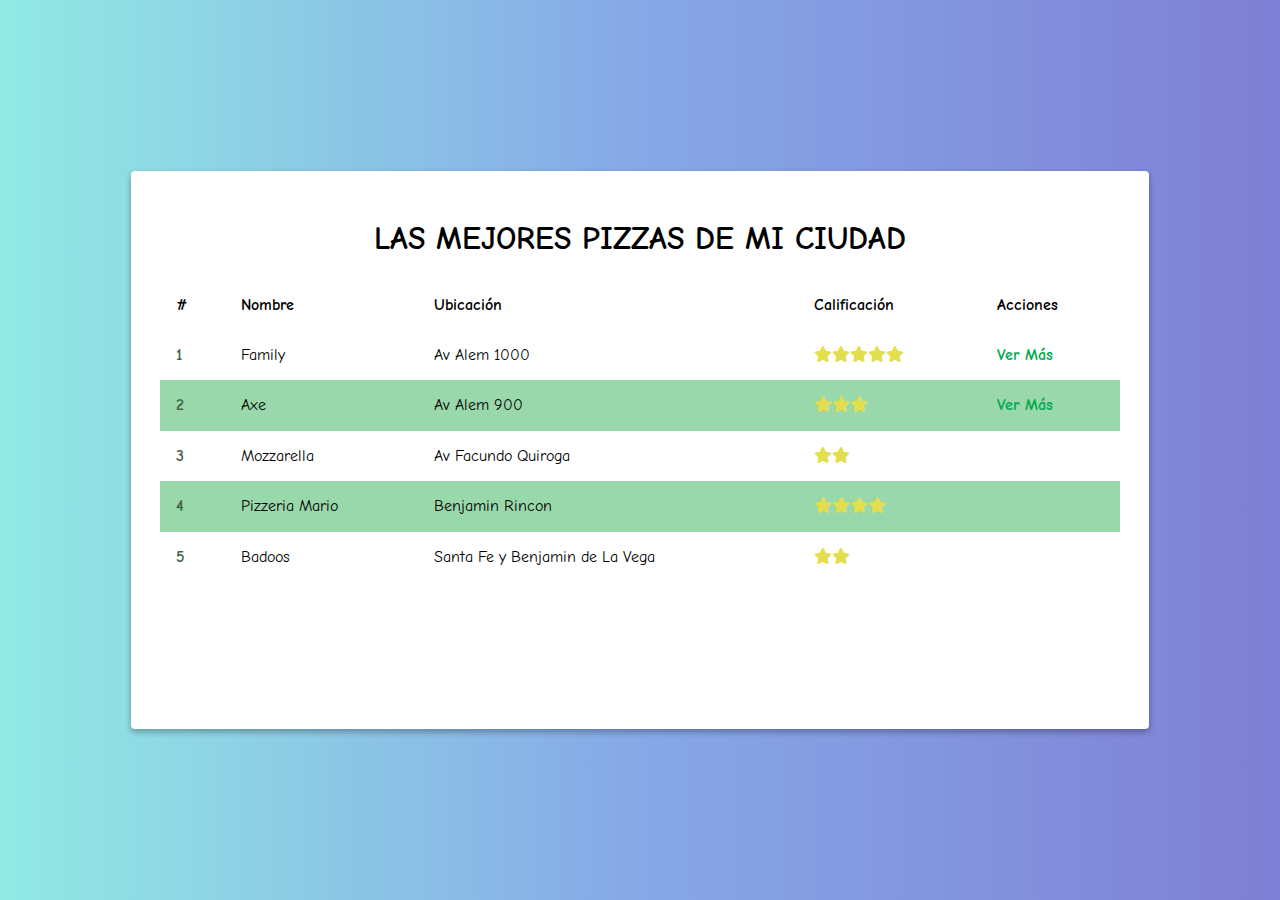
<file: boletines/index.html>
<!--Comentarios-->
<!DOCTYPE html>
<html lang="en">
<head>
    <meta charset="UTF-8">
    <meta http-equiv="X-UA-Compatible" content="IE=edge">
    <meta name="viewport" content="width=device-width, initial-scale=1.0">
    <title>Las Mejores Pizzas de mi Ciudad</title>
    <link rel="preconnect" href="https://fonts.googleapis.com">
    <link rel="preconnect" href="https://fonts.gstatic.com" crossorigin>
    <link href="https://fonts.googleapis.com/css2?family=Comic+Neue:wght@300;400&display=swap" rel="stylesheet">
    <link href="./assets/css/normalize.css" rel="stylesheet">
    <link href="./assets/css/main.css" rel="stylesheet">
    <link href="./Font-awesome/css/fontawesome.min.css" rel="stylesheet">
    <link href="./Font-awesome/css/all.min.css" rel="stylesheet">
    <link rel="stylesheet" href="https://cdnjs.cloudflare.com/ajax/libs/animate.css/4.1.1/animate.min.css"/>
</head>
<body>
   <div class="container">
        <div class="content animate__animated animate__fadeInDown">
            <header>
                <h1 class="title">Las Mejores Pizzas de mi Ciudad</h1>
            </header>
            <table class="table">
                <thead>
                    <th>#</th>
                    <th>Nombre</th>
                    <th>Ubicación</th>
                    <th>Calificación</th>
                    <th>Acciones</th>
                </thead>
                <tbody>
                    <tr>
                        <td>1</td>
                        <td>Family</td>
                        <td>Av Alem 1000</td>
                        <td><i class="fa-solid fa-star"></i><i class="fa-solid fa-star"></i><i class="fa-solid fa-star"></i><i class="fa-solid fa-star"></i><i class="fa-solid fa-star"></i></td>
                        <td>
                            <a href="./Restaurante/Family.html">Ver Más</a>
                        </td>
                    </tr>
                    <tr>
                        <td>2</td>
                        <td>Axe</td>
                        <td>Av Alem 900</td>
                        <td><i class="fa-solid fa-star"></i><i class="fa-solid fa-star"></i><i class="fa-solid fa-star"></i><i class="fa-solid fa-star-o"></i><i class="fa-solid fa-star-o"></i></td>
                        <td>
                            <a href="./Restaurante/Family.html">Ver Más</a>
                        </td>
                    </tr>
                    <tr>
                        <td>3</td>
                        <td>Mozzarella</td>
                        <td>Av Facundo Quiroga</td>
                        <td><i class="fa-solid fa-star"></i><i class="fa-solid fa-star"></i><i class="fa-solid fa-star-o"></i><i class="fa-solid fa-star-o"></i><i class="fa-solid fa-star-o"></i></td>
                        <td></td>
                    </tr>
                    <tr>
                        <td>4</td>
                        <td>Pizzeria Mario</td>
                        <td>Benjamin Rincon</td>
                        <td><i class="fa-solid fa-star"></i><i class="fa-solid fa-star"></i><i class="fa-solid fa-star"></i><i class="fa-solid fa-star"></i><i class="fa-solid fa-star-o"></i></td>
                        <td></td>
                    </tr>
                    <tr>
                        <td>5</td>
                        <td>Badoos</td>
                        <td>Santa Fe y Benjamin de La Vega</td>
                        <td><i class="fa-solid fa-star"></i><i class="fa-solid fa-star"></i><i class="fa-solid fa-star-o"></i><i class="fa-solid fa-star-o"></i><i class="fa solid fa-star-o"></i></td>
                        <td></td>
                    </tr>
                </tbody>
            </table>
        </div>
   </div>
   <script src="./JavaScript/main.js"></script>
</body>
</html>
</file>
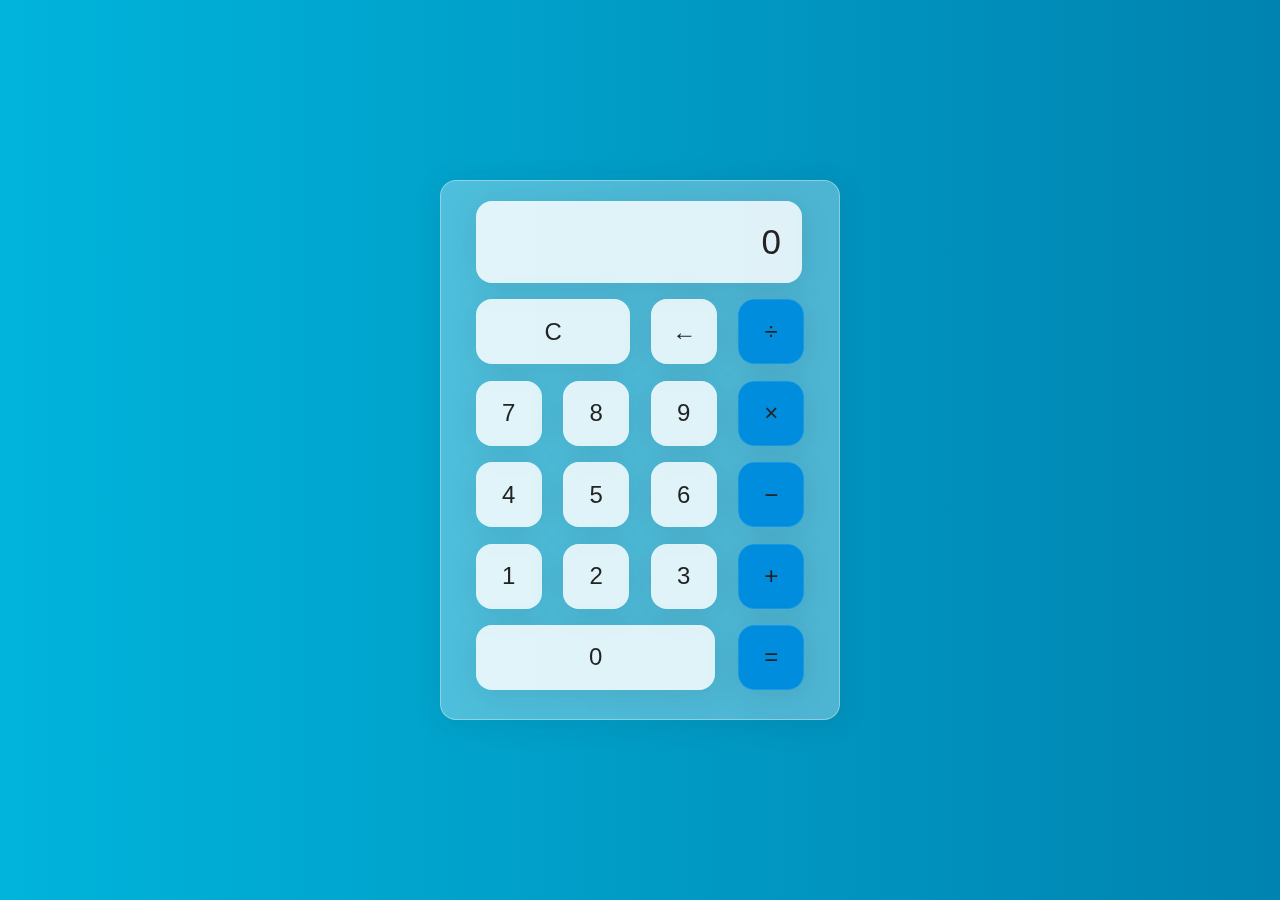
<file: Calculadora/index.html>
<!DOCTYPE html>
<html lang="en">
<head>
    <meta charset="UTF-8">
    <meta http-equiv="X-UA-Compatible" content="IE=edge">
    <meta name="viewport" content="width=device-width, initial-scale=1.0">
    <link rel="stylesheet" href="style.css">
    <title>Calculador | AsmrProg </title>
</head>
<body>

    <div class="wrapper">
        <section class="screen">
            0
        </section>

        <section class="calc-buttons">
            <div class="calc-button-row">
                <button class="calc-button double">
                    C
                </button>
                <button class="calc-button">
                    &larr;
                </button>
                <button class="calc-button">
                    &divide;
                </button>
            </div>

            <div class="calc-button-row">
                <button class="calc-button">
                    7
                </button>
                <button class="calc-button">
                    8
                </button>
                <button class="calc-button">
                    9
                </button>
                <button class="calc-button">
                    &times;
                </button>
            </div>

            <div class="calc-button-row">
                <button class="calc-button">
                    4
                </button>
                <button class="calc-button">
                    5
                </button>
                <button class="calc-button">
                    6
                </button>
                <button class="calc-button">
                    &minus;
                </button>
            </div>

            <div class="calc-button-row">
                <button class="calc-button">
                    1
                </button>
                <button class="calc-button">
                    2
                </button>
                <button class="calc-button">
                    3
                </button>
                <button class="calc-button">
                    &plus;
                </button>
            </div>

            <div class="calc-button-row">
                <button class="calc-button triple">
                    0
                </button>
                <button class="calc-button">
                    &equals;
                </button>

            </div>

        </section>
    </div>
    





    <script src="script.js"></script>
</body>
</html>
</file>
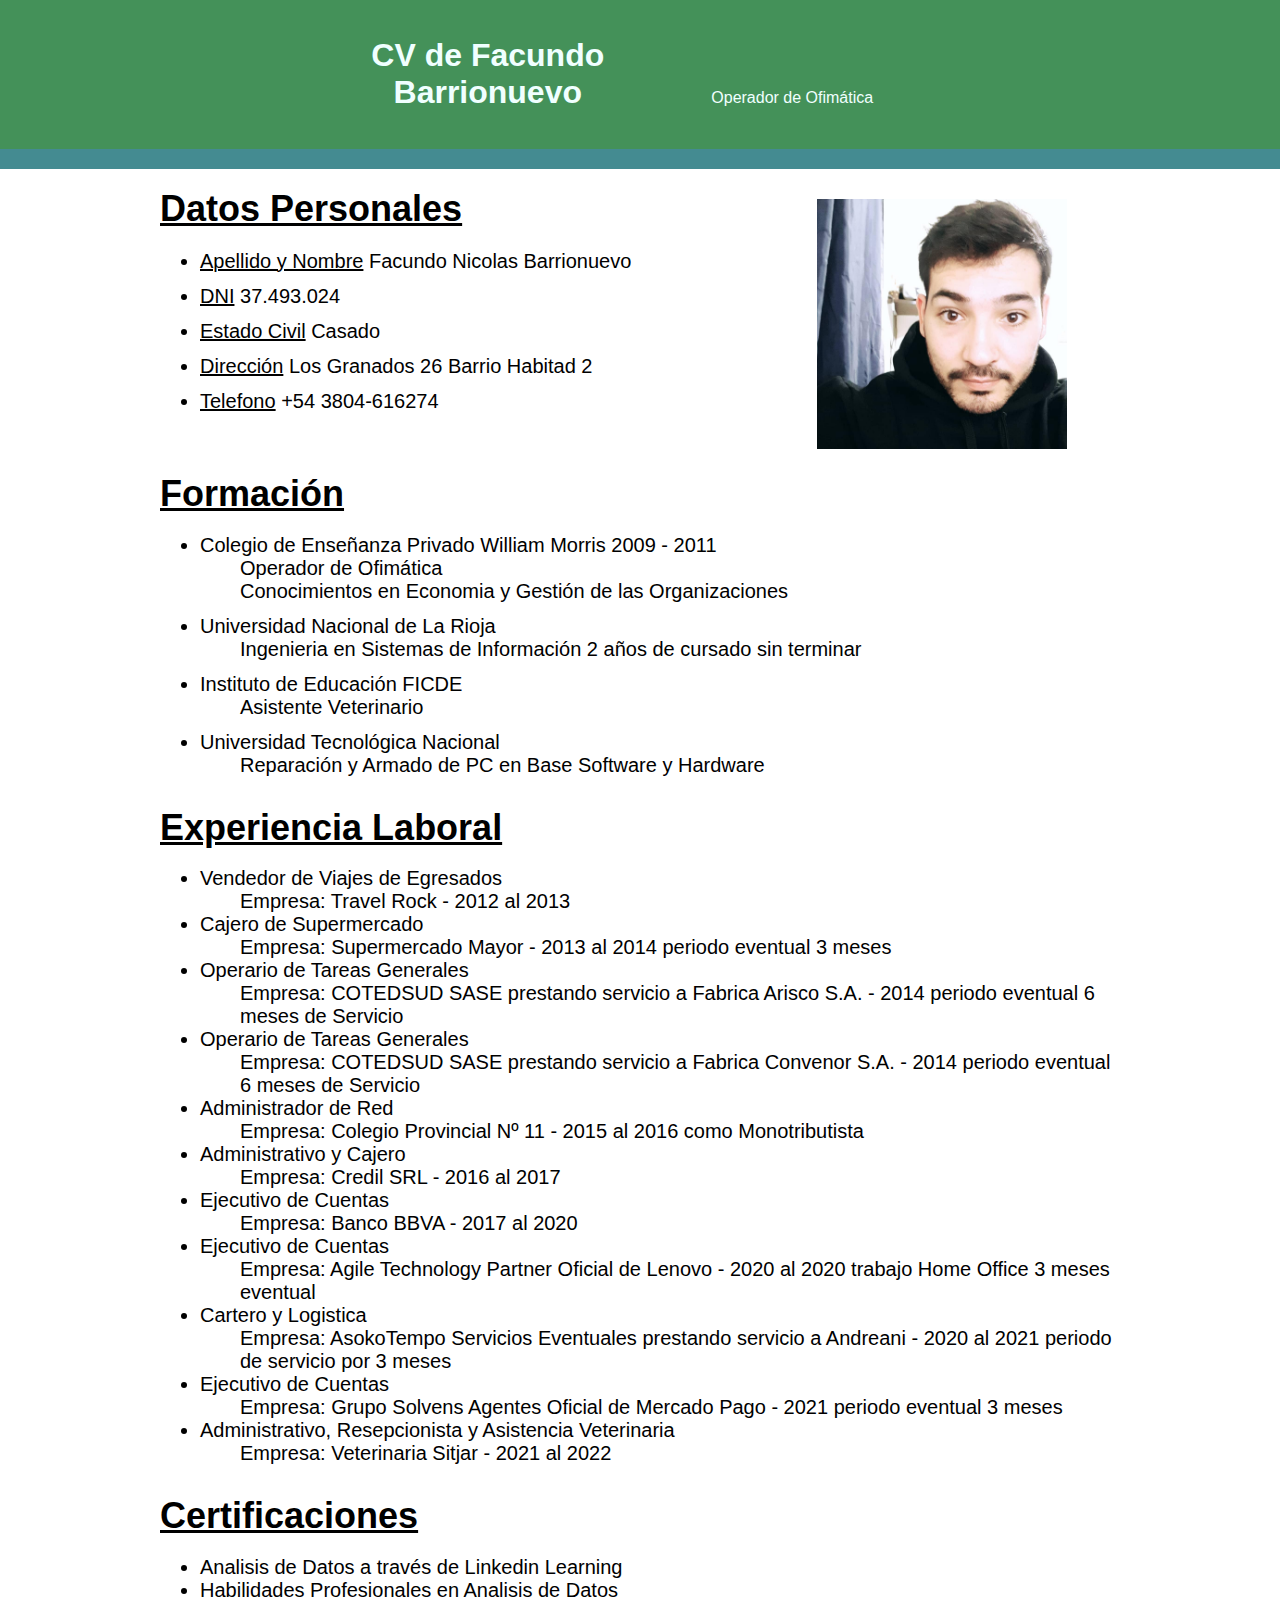
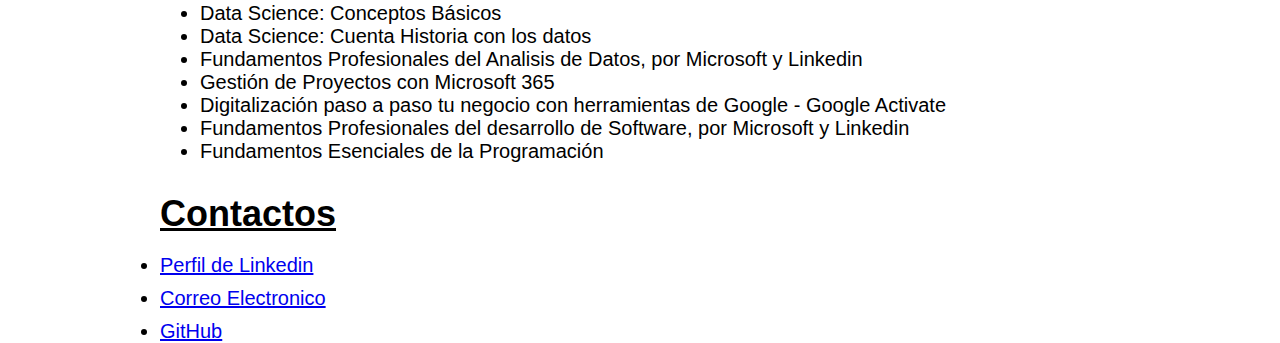
<file: PaginaCV/index.html>
<!DOCTYPE html>
<html>
    <head>
        <title>CV Facundo Barrionuevo</title>
        <meta charset="utf-8">
        <meta name="description" content="Facundo tiene un perfil bastante amplio
         y se desempeña de manera optima">
    </head>
    <body style="font-family: Arial, Helvetica, sans-serif;margin: 0;">
      <header style="background-color: #449159;color: azure; text-align: center;padding: 16px;">
        <h1 style="display: inline-block;width: 300px; font-weight: 700;"> CV de Facundo Barrionuevo</h1>
        <p style="display: inline-block;width: 300px; font-weight: 200;">Operador de Ofimática</p>
      </header>
      <div style="background-color: #448b91;color: black; text-align: center; padding: 10px;">
      </div>
      <section>
        <div style="width: 960px; margin-right: auto; margin-left: auto;">
          <div>
          <div style="display: inline-block; width: 68%; vertical-align: top;">
            <h3><u style="font-size: 36px; font-weight: 700;">Datos Personales</u></h3>
            <div>
            <ul>
              <li style="font-size: 20px; font-weight: 200; margin-bottom: 12px; margin-top: 20px;"><u>Apellido y Nombre</u> Facundo Nicolas Barrionuevo</li>
              <li style="font-size: 20px; font-weight: 200; margin-bottom: 12px;"><u>DNI</u> 37.493.024</li>
              <li style="font-size: 20px; font-weight: 200; margin-bottom: 12px;"><u>Estado Civil</u> Casado</li>
              <li style="font-size: 20px; font-weight: 200; margin-bottom: 12px;"><u>Dirección</u> Los Granados 26 Barrio Habitad 2</li>
              <li style="font-size: 20px; font-weight: 200; margin-bottom: 12px;"><u>Telefono</u> +54 3804-616274</li>
            </ul>
          </div>
          </div>
          <div style="display: inline-block; width: 30%; margin-top: 30px;">
            <img src="Foto pagina.jpg" width="250"> 
          </div>
          <div style="margin-top: 20px;">
            <h3><u style="font-size: 36px; font-weight: 700;">Formación</u></h3>
            <div>
              <ul>
                <li style="font-size: 20px; font-weight: 200; margin-top: 12px;">Colegio de Enseñanza Privado William Morris 2009 - 2011</li>
                <dd style="font-size: 20px; font-weight: 100;">Operador de Ofimática</dd>
                <dd style="font-size: 20px; font-weight: 100;">Conocimientos en Economia y Gestión de las Organizaciones</dd>
                <li style="font-size: 20px; font-weight: 200; margin-top: 12px;">Universidad Nacional de La Rioja</li>
                <dd style="font-size: 20px; font-weight: 100;">Ingenieria en Sistemas de Información 2 años de cursado sin terminar</dd>
                <li style="font-size: 20px; font-weight: 200; margin-top: 12px;">Instituto de Educación FICDE</li>
                <dd style="font-size: 20px; font-weight: 100;">Asistente Veterinario</dd>
                <li style="font-size: 20px; font-weight: 200; margin-top: 12px;">Universidad Tecnológica Nacional</li>
                <dd style="font-size: 20px; font-weight: 100;">Reparación y Armado de PC en Base Software y Hardware</dd>
              </ul>
            </div>
            <div style="margin-top: 30px;">
            <h3><u style="font-size: 36px; font-weight: 700;">Experiencia Laboral</u></h3>
            <div>
              <ul>
                <li style="font-size: 20px; font-weight: 200;">Vendedor de Viajes de Egresados</li>
                <dd style="font-size: 20px; font-weight: 100;">Empresa: Travel Rock - 2012 al 2013</dd>
                <li style="font-size: 20px; font-weight: 200;">Cajero de Supermercado</li>
                <dd style="font-size: 20px; font-weight: 100;">Empresa: Supermercado Mayor - 2013 al 2014 periodo eventual 3 meses</dd>
                <li style="font-size: 20px; font-weight: 200;">Operario de Tareas Generales</li>
                <dd style="font-size: 20px; font-weight: 100;">Empresa: COTEDSUD SASE prestando servicio a Fabrica Arisco S.A. - 2014 periodo eventual 6 meses de Servicio</dd>
                <li style="font-size: 20px; font-weight: 200;">Operario de Tareas Generales</li>
                <dd style="font-size: 20px; font-weight: 100;">Empresa: COTEDSUD SASE prestando servicio a Fabrica Convenor S.A. - 2014 periodo eventual 6 meses de Servicio</dd>
                <li style="font-size: 20px; font-weight: 200;">Administrador de Red </li>
                <dd style="font-size: 20px; font-weight: 100;">Empresa: Colegio Provincial Nº 11 - 2015 al 2016 como Monotributista</dd>
                <li style="font-size: 20px; font-weight: 200;">Administrativo y Cajero</li>
                <dd style="font-size: 20px; font-weight: 100;">Empresa: Credil SRL - 2016 al 2017</dd>
                <li style="font-size: 20px; font-weight: 200;">Ejecutivo de Cuentas</li>
                <dd style="font-size: 20px; font-weight: 100;">Empresa: Banco BBVA - 2017 al 2020</dd>
                <li style="font-size: 20px; font-weight: 200;">Ejecutivo de Cuentas</li>
                <dd style="font-size: 20px; font-weight: 100;">Empresa: Agile Technology Partner Oficial de Lenovo - 2020 al 2020 trabajo Home Office 3 meses eventual</dd>
                <li style="font-size: 20px; font-weight: 200;">Cartero y Logistica</li>
                <dd style="font-size: 20px; font-weight: 100;">Empresa: AsokoTempo Servicios Eventuales prestando servicio a Andreani - 2020 al 2021 periodo de servicio por 3 meses</dd>
                <li style="font-size: 20px; font-weight: 200;">Ejecutivo de Cuentas</li>
                <dd style="font-size: 20px; font-weight: 100;">Empresa: Grupo Solvens Agentes Oficial de Mercado Pago - 2021 periodo eventual 3 meses</dd>
                <li style="font-size: 20px; font-weight: 200;">Administrativo, Resepcionista y Asistencia Veterinaria</li>
                <dd style="font-size: 20px; font-weight: 100;">Empresa: Veterinaria Sitjar - 2021 al 2022 </dd>
              </ul>
            </div>
            </div>
            <div style="margin-top: 30px;">
              <h3><u style="font-size: 36px; font-weight: 700;">Certificaciones</u></h3>
              <div>
                <ul>
                  <li style="font-size: 20px; font-weight: 200;">Analisis de Datos a través de Linkedin Learning</li>
                  <li style="font-size: 20px; font-weight: 200;">Habilidades Profesionales en Analisis de Datos</li>
                  <li style="font-size: 20px; font-weight: 200;">Data Science: Conceptos Básicos</li>
                  <li style="font-size: 20px; font-weight: 200;">Data Science: Cuenta Historia con los datos</li>
                  <li style="font-size: 20px; font-weight: 200;">Fundamentos Profesionales del Analisis de Datos, por Microsoft y Linkedin</li>
                  <li style="font-size: 20px; font-weight: 200;">Gestión de Proyectos con Microsoft 365</li>
                  <li style="font-size: 20px; font-weight: 200;">Digitalización paso a paso tu negocio con herramientas de Google - Google Activate</li>
                  <li style="font-size: 20px; font-weight: 200;">Fundamentos Profesionales del desarrollo de Software, por Microsoft y Linkedin</li>
                  <li style="font-size: 20px; font-weight: 200;">Fundamentos Esenciales de la Programación</li>
                </ul>
              </div>
              </div>
              <div style="margin-top: 30px;">
                <h3><u style="font-size: 36px; font-weight: 700;">Contactos</u></h3>
                <li style="font-size: 20px; font-weight: 200; margin-top: 10px;"><a href="https://www.linkedin.com/in/facundo-barrionuevo-6205169b/" target="_blank">Perfil de Linkedin</a></li>
                <li style="font-size: 20px; font-weight: 200; margin-top: 10px;"><a href="mailto:facu.nico11@gmail.com" target="_blank">Correo Electronico</a></li>
                <li style="font-size: 20px; font-weight: 200; margin-top: 10px;"><a href="https://github.com/FaqquBarrionuevo15fa" target="_blank">GitHub</a></li>
              
              </div>
          </div>
        </div>
      </section>
    </body>
</html>
</file>
<file: boletines/assets/css/main.css>
/*Colores 
Verde #00A94F
Blanco #F2F2F2
Rojo #F20505
Negro #1e272e
*/
html{
    font-family: 'Comic Neue', cursive;
}

a{
    text-decoration: none;
    color: #00A94F;
    font-weight: bold;
}

a:hover{
    opacity: 0.8;
}

.title{
    text-transform: uppercase;
    text-align: center;
}

.paragraph{
    line-height: 1.8em;
    font-weight: 300;
}
.container{
    background: #7F7FD5; /*Resplado */
    background: -webkit-linear-gradient(to right, #91EAE4, #86A8E7, #7F7FD5);  
    background: linear-gradient(to right, #91EAE4, #86A8E7, #7F7FD5); 
    height: 100vh;
    display: flex;
    align-items: center;
    justify-content: center;
}
.content{
    position: relative;
    max-width: 960px;
    width: 100%;
    height: 80vh;
    background-color: white;
    border-radius: 4px;
    box-shadow: 0 3px 6px rgba(0,0,0,0.16), 0 3px 6px rgba(0,0,0,0.16);
    overflow-y:scroll;
}

.content{
    padding:1em;
}
td{
    display:block;
    width: 100%;
}
td:nth-of-type(1){
    font-size: 1.5em;
    font-weight: bold;
    color: #41644A;       
}
th{
    display:none;
}

.actions{
    position: absolute;
    top: 1em;
    right: 1em;
}

.close{
    height: 40px;
    width: 40px;
    color:white;
    border-radius: 50%;
    background-color: #7F7FD5;
    display: inline-block;
    box-shadow: 0 3px 6px rgba(0,0,0,0.16), 0 3px 6px rgba(0,0,0,0.16);
    font-weight: 300;
    cursor: pointer;
    display: flex;
    align-items: center;
    justify-content: center;
}

.fa-star, .fa-star-o{
    color: #e3de4e;
}

.fa-location-dot{
    color:#ff0505
}

.table{
    width: 100%;
    border-spacing: 0;
}
.table td, .table th{
    padding: 1em;
    text-align: left;
}
.table tr:nth-child(even){ background-color: #98D8AA;}

.title-item{
    border-bottom: solid 2px;
    padding-bottom: 1em;
    padding-top: 2em;
    font-size: 2em;

}

.address{
    font-weight: bold;
    color: #41644A;
    font-size: 1.2em;
    margin-top: 2em;
    display: inline-block;
}

.position{
    background-color: #41644A;
    color: white;
    padding: 0.5em;
    border-radius: 4px;
    margin-right: 0.5em;
}

.main-image{
    float: left;
    margin-right: 1em;
    height: 250px;
}

@media(min-width:900px){
    th{
        display: table-cell;
    }
    td{
        width: auto;
        display: table-cell;
    }
    td:nth-of-type(1){
        font-size: 1em;
    }
    .content{
        padding: 1.8em;
    }
   
}

@media (min-width:550px){
    .content{
        height: 500px;
    }
}
</file>
<file: Calculadora/style.css>
html{
    box-sizing: border-box;
    height: 100%;
}

*,
*::before,
*::after{
    box-sizing: inherit;
    margin: 0;
    padding: 0;
}

body{
    align-items: center;
    background: #00b4db; 
  background: -webkit-linear-gradient(to right, #00b4db, #0083b0);
  background: linear-gradient(to right, #00b4db, #0083b0);
    display: flex;
    font-family: "Dosis", sans-serif;
    font-display: swap;
    height: inherit;
    justify-content: center;
}

.wrapper{
    backdrop-filter: blur(5.5px);
    -webkit-backdrop-filter: blur(5.5px);
    border-radius: 16px;
    box-shadow: 0 4px 30px rgba(35, 35, 35, 0.1);
    color: #232323;
    backdrop-filter: blur(4px);
    -webkit-backdrop-filter: blur(4px);
    background: rgba(255, 255, 255, 0.30);
    border: 1px solid rgba(255, 255, 255, 0.34);
    flex-basis: 400px;
    height: 540px;
    padding: 20px 35px;    
}

.screen{
    backdrop-filter: blur(5.5px);
    -webkit-backdrop-filter: blur(5.5px);
    background: rgba(255, 255, 255, 0.75);
    border: 1px solid rgba(255, 255, 255, 0.01);
    border-radius: 16px;
    box-shadow: 0 4px 30px rgba(35, 35, 35, 0.1);
    color: #232323;
    font-size: 35px;
    overflow: auto;
    padding: 20px;
    text-align: right;
    width: 326px;
}

.calc-button-row{
    display: flex;
    justify-content: space-between;
    margin: 5% 0;

}

.calc-button{
    backdrop-filter: blur(5.5px);
    -webkit-backdrop-filter: blur(5.5px);
    background: rgba(255, 255, 255, 0.75);
    border: 1px solid rgba(225, 255, 255, 0.1);
    border-radius: 16px;
    box-shadow: 0 4px 30px rgba(35, 35, 35, 0.1);
    color: #232323;
    flex-basis: 20%;
    font-family: inherit;
    font-size: 24px;
    height: 65px;
}

.calc-button:last-child{
    backdrop-filter: blur(5.5px);
    -webkit-backdrop-filter: blur(5.5px);
    background: rgba(255, 255, 255, 0.75);
    border: 1px solid rgba(225, 255, 255, 0.1);
    border-radius: 16px;
    box-shadow: 0 4px 30px rgba(35, 35, 35, 0.1);
    color: #232323;
    background: #008ddd;
}

.calc-button:last-child:hover{
    background-color: inherit;
    color: inherit;
}

.calc-button:hover{
    background-color: inherit;
}

.calc-button:active{
    background-color: #0361a4;
}

.double{
    flex-basis: 47%;
}

.triple{
    flex-basis: 73%;
}
</file>
